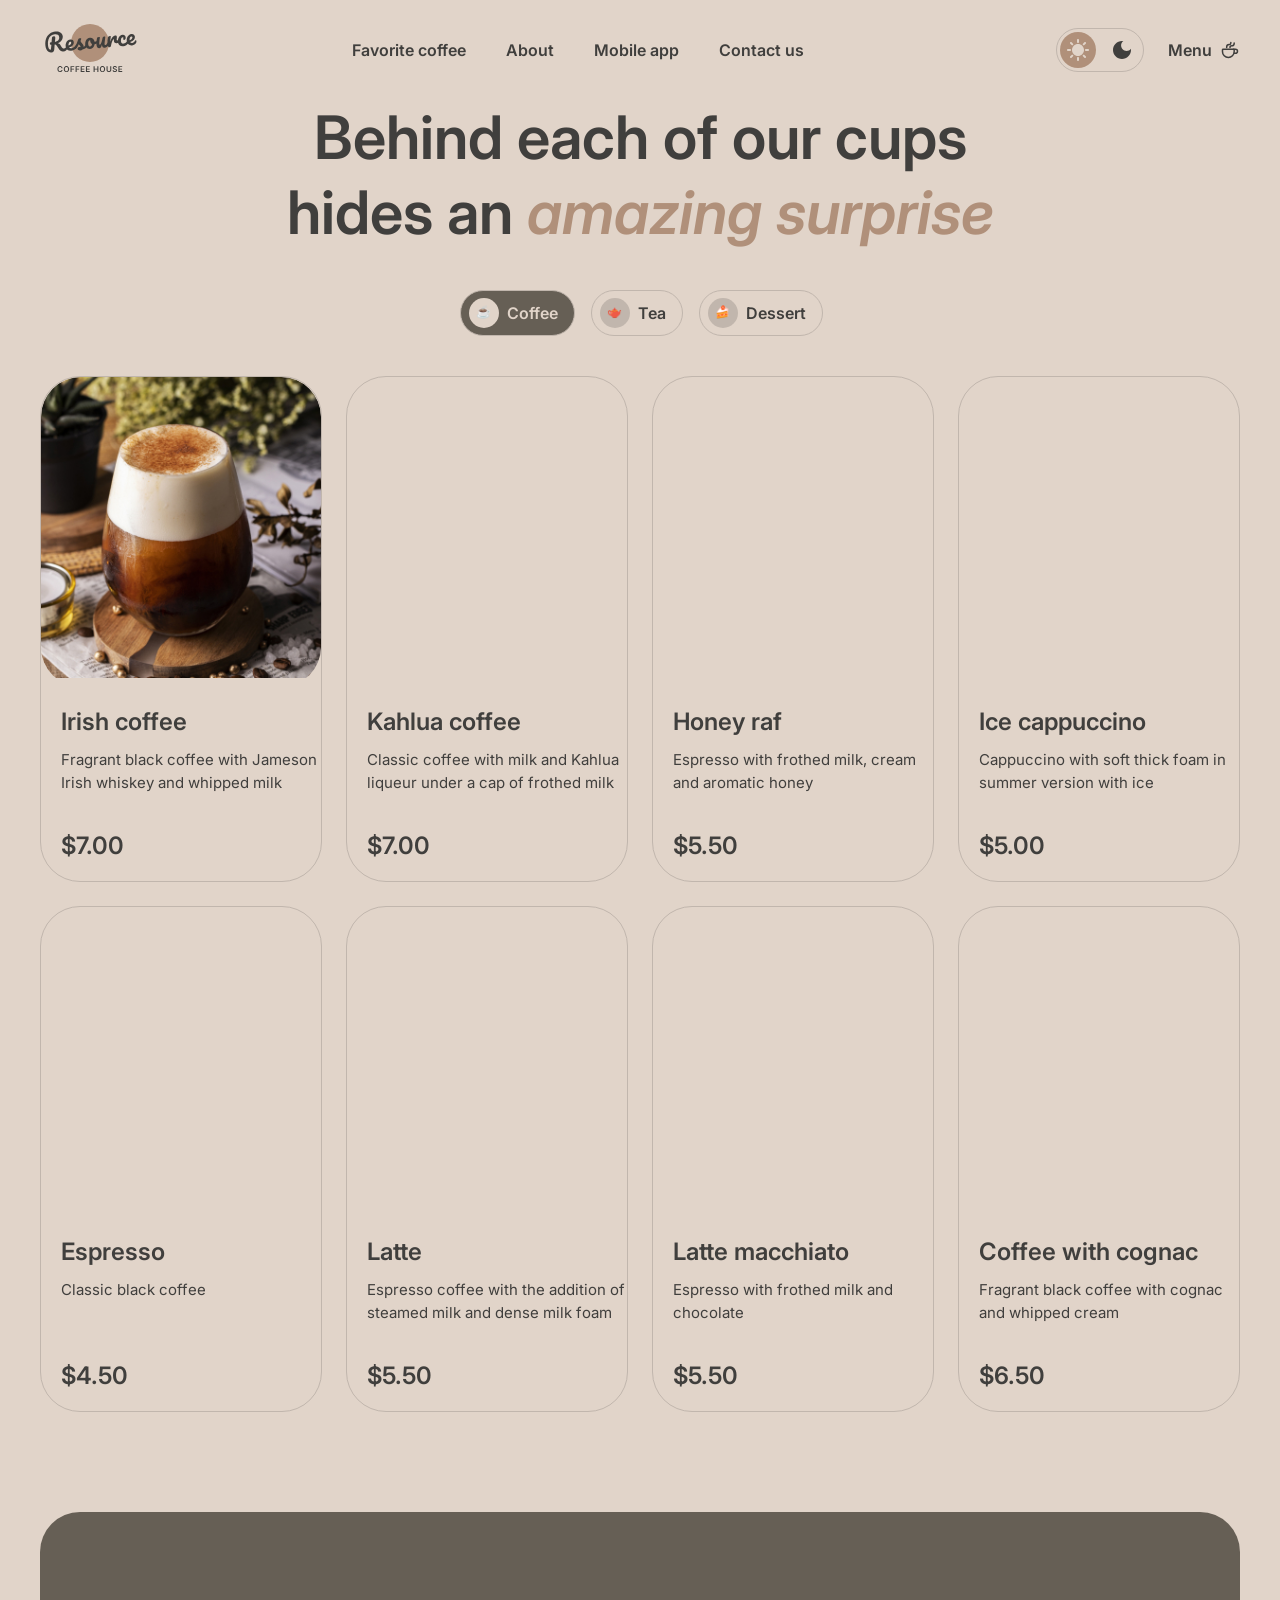
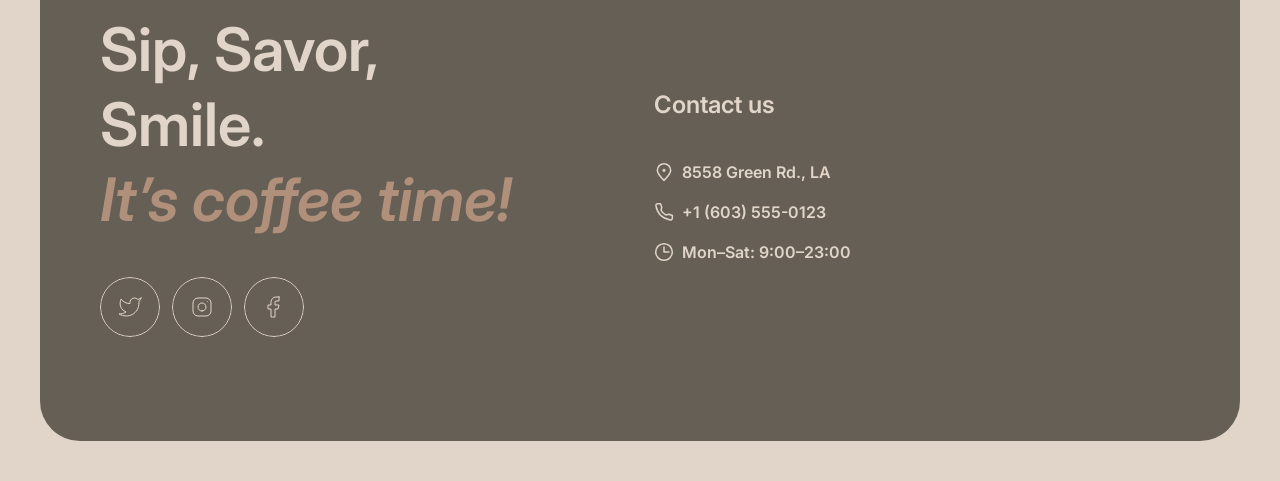
<file: menu.html>
<!DOCTYPE html>
<html lang="en">

<head>
    <meta charset="UTF-8">
    <meta name="viewport" content="width=device-width, initial-scale=1.0">
    <link rel="stylesheet" href="./css/style.css">
    <link rel="icon" href="./img/icon/favicon.ico" type="image/x-icon">
    <title>Coffee House - Menu</title>
</head>

<body>
    <header class="header">
        <div class="header__container">

            <div class="header__logo">
                <a href="index.html">
                    <svg width="100" height="60" viewBox="0 0 100 60" fill="none" xmlns="http://www.w3.org/2000/svg">
                        <path
                            d="M69 25C69 35.4934 60.4934 44 50 44C39.5066 44 31 35.4934 31 25C31 14.5066 39.5066 6 50 6C60.4934 6 69 14.5066 69 25Z"
                            fill="#B0907A" />
                        <path
                            d="M95.6784 22.2913C95.8856 22.2732 96.0534 22.3548 96.1817 22.5364C96.326 22.7165 96.4127 22.9739 96.442 23.3086C96.4922 23.8824 96.4 24.3884 96.1652 24.8265C95.7789 25.5509 95.2359 26.1365 94.5362 26.5832C93.8524 27.0285 93.0084 27.295 92.0042 27.3829C90.4741 27.5168 89.2469 27.1664 88.3226 26.3318C87.3969 25.4812 86.8658 24.2749 86.7291 22.7129C86.6329 21.6131 86.7748 20.5727 87.1547 19.5919C87.5333 18.5951 88.1046 17.7822 88.8687 17.1532C89.6487 16.5229 90.5568 16.1623 91.5928 16.0717C92.5173 15.9908 93.2829 16.2049 93.8895 16.714C94.4948 17.2071 94.8386 17.9239 94.9209 18.8643C95.0171 19.9641 94.7016 20.9473 93.9743 21.814C93.2617 22.6633 91.9772 23.4021 90.1208 24.0303C90.5675 24.73 91.2451 25.0401 92.1537 24.9606C92.8072 24.9035 93.3279 24.7053 93.7158 24.3662C94.1197 24.0257 94.5692 23.4725 95.0643 22.7064C95.2346 22.4506 95.4393 22.3122 95.6784 22.2913ZM91.3914 18.4503C90.8016 18.5019 90.3295 18.8885 89.9751 19.6102C89.6365 20.3304 89.5098 21.1767 89.5949 22.149L89.5991 22.1968C90.5199 21.8914 91.2318 21.4918 91.7347 20.9981C92.2376 20.5044 92.4632 19.9626 92.4117 19.3729C92.3852 19.0701 92.2766 18.8386 92.0859 18.6786C91.9098 18.5013 91.6783 18.4252 91.3914 18.4503Z"
                            fill="currentColor" />
                        <path
                            d="M83.2976 28.1446C81.7356 28.2812 80.4779 27.9496 79.5245 27.1496C78.5857 26.3324 78.0529 25.1985 77.926 23.748C77.813 22.457 77.969 21.303 78.394 20.2861C78.819 19.2691 79.4149 18.4621 80.1818 17.865C80.9487 17.2679 81.7784 16.9303 82.671 16.8522C83.5477 16.7755 84.2481 16.9793 84.7723 17.4634C85.311 17.9302 85.6159 18.5701 85.6871 19.383C85.7456 20.0524 85.6437 20.6315 85.3813 21.1202C85.1348 21.6076 84.7725 21.8722 84.2944 21.914C83.9915 21.9405 83.7382 21.8904 83.5344 21.7637C83.3465 21.6356 83.2414 21.444 83.2191 21.189C83.2093 21.0774 83.2141 20.9485 83.2334 20.8022C83.2527 20.656 83.2676 20.5503 83.278 20.4851C83.3367 20.2391 83.357 20.0125 83.3389 19.8052C83.3208 19.598 83.2511 19.4435 83.1297 19.3417C83.0243 19.2385 82.876 19.1953 82.6847 19.212C82.3181 19.2441 81.9901 19.4414 81.7006 19.804C81.4097 20.1507 81.193 20.6113 81.0506 21.1859C80.9081 21.7605 80.8661 22.3826 80.9247 23.052C81.0865 24.901 81.9723 25.755 83.5821 25.6142C84.2356 25.557 84.9181 25.2804 85.6296 24.7845C86.3556 24.2713 87.0469 23.5443 87.7034 22.6035C87.8752 22.3636 88.0806 22.2332 88.3197 22.2123C88.5269 22.1942 88.6946 22.2759 88.8229 22.4574C88.9672 22.6375 89.054 22.8949 89.0832 23.2296C89.1362 23.8353 89.028 24.3427 88.7587 24.7517C88.0904 25.7417 87.2526 26.5378 86.2452 27.1399C85.2524 27.7246 84.2699 28.0595 83.2976 28.1446Z"
                            fill="currentColor" />
                        <path
                            d="M69.548 29.3475C68.9423 29.4005 68.4841 29.1193 68.1733 28.5041C67.8784 27.8874 67.6696 26.8778 67.5469 25.4752C67.3656 23.4031 67.4882 21.4088 67.9148 19.4923C68.0179 19.0175 68.2197 18.6626 68.5203 18.4275C68.8355 18.1751 69.288 18.0231 69.8778 17.9715C70.1965 17.9436 70.4232 17.9639 70.5577 18.0324C70.6921 18.101 70.7692 18.2468 70.7887 18.47C70.811 18.725 70.7416 19.3093 70.5806 20.2228C70.477 20.8743 70.3983 21.4433 70.3445 21.9298C70.2907 22.4164 70.2626 23.0131 70.2602 23.72C70.6663 22.3032 71.1584 21.1359 71.7366 20.218C72.3148 19.3001 72.8987 18.6307 73.4883 18.2097C74.0938 17.7873 74.6595 17.5531 75.1855 17.5071C76.2215 17.4165 76.7849 17.8892 76.8755 18.9252C76.8936 19.1324 76.8658 19.6408 76.7921 20.4503C76.7204 21.099 76.6915 21.503 76.7054 21.6624C76.7542 22.2203 76.9779 22.4818 77.3764 22.4469C77.8227 22.4079 78.3658 22.007 79.0057 21.2444C79.1948 21.019 79.4009 20.8966 79.6241 20.8771C79.8313 20.8589 79.9991 20.9406 80.1274 21.1221C80.2702 21.2863 80.3549 21.5198 80.3814 21.8227C80.433 22.4124 80.314 22.8886 80.0245 23.2512C79.6187 23.7525 79.1275 24.197 78.5511 24.5847C77.9893 24.9551 77.3736 25.1695 76.7042 25.2281C75.8594 25.302 75.1951 25.1433 74.7111 24.752C74.2431 24.3593 73.977 23.7963 73.9129 23.0632C73.892 22.8241 73.895 22.5829 73.9219 22.3396C73.9258 22.018 73.923 21.8015 73.9132 21.6899C73.8909 21.4349 73.7921 21.315 73.6167 21.3304C73.3777 21.3513 73.0826 21.6501 72.7315 22.2269C72.395 22.7864 72.0738 23.5212 71.768 24.4313C71.4621 25.3414 71.2322 26.2931 71.0782 27.2863C70.9684 28.0508 70.8058 28.5789 70.5904 28.8708C70.3896 29.1454 70.0421 29.3043 69.548 29.3475Z"
                            fill="currentColor" />
                        <path
                            d="M59.2452 30.2489C58.5279 30.3116 57.9096 30.0365 57.3902 29.4234C56.8853 28.793 56.5897 27.9837 56.5032 26.9955C56.3986 25.8 56.3828 24.7012 56.4557 23.6991C56.5273 22.6809 56.6975 21.598 56.9665 20.4502C57.0841 19.9581 57.2772 19.5958 57.546 19.3635C57.8148 19.1312 58.26 18.9879 58.8816 18.9335C59.2323 18.9028 59.4762 18.9377 59.6135 19.0381C59.7667 19.1371 59.8531 19.2982 59.8726 19.5214C59.8838 19.6489 59.8337 20.0869 59.7226 20.8354C59.6148 21.4391 59.534 21.9842 59.4802 22.4708C59.3078 24.1723 59.246 25.302 59.2948 25.8598C59.3241 26.1946 59.3849 26.4302 59.4771 26.5666C59.568 26.6872 59.7011 26.7398 59.8764 26.7244C60.1155 26.7035 60.3895 26.4386 60.6983 25.9298C61.023 25.4195 61.3421 24.6608 61.6555 23.6537C61.9849 22.6451 62.2788 21.4148 62.5372 19.9628C62.6229 19.4735 62.7842 19.114 63.0211 18.8845C63.2739 18.6536 63.6633 18.5151 64.1893 18.4691C64.5559 18.4371 64.8151 18.4626 64.967 18.5456C65.1174 18.6128 65.203 18.7659 65.224 19.005C65.2588 19.4035 65.1551 20.5127 64.9128 22.3328C64.645 24.412 64.532 25.6907 64.5739 26.1689C64.6004 26.4718 64.685 26.7053 64.8279 26.8694C64.9693 27.0177 65.1437 27.0827 65.3509 27.0646C65.6697 27.0367 66.0275 26.8127 66.4244 26.3925C66.8358 25.955 67.3698 25.2658 68.0263 24.325C68.198 24.0851 68.4035 23.9547 68.6425 23.9338C68.8498 23.9157 69.0175 23.9974 69.1458 24.1789C69.2901 24.359 69.3768 24.6164 69.4061 24.9511C69.4619 25.5887 69.3537 26.096 69.0815 26.4732C68.4701 27.3779 67.7896 28.1361 67.04 28.7478C66.3064 29.358 65.4375 29.7071 64.4334 29.795C63.6683 29.8619 63.0766 29.6165 62.6585 29.0588C62.2562 28.4998 62.0084 27.6863 61.9149 26.6184C61.7388 27.7259 61.4055 28.5983 60.9152 29.2355C60.4235 29.8567 59.8668 30.1945 59.2452 30.2489Z"
                            fill="currentColor" />
                        <path
                            d="M57.5606 22.8797C57.7678 22.8616 57.9362 22.9512 58.0659 23.1487C58.1956 23.3461 58.2744 23.6042 58.3023 23.923C58.3692 24.6881 58.1779 25.1626 57.7282 25.3465C56.8011 25.7649 55.7659 26.0482 54.6225 26.1964C54.4367 27.5618 53.9332 28.69 53.1117 29.5809C52.2888 30.456 51.3115 30.943 50.1799 31.042C49.2235 31.1257 48.3824 30.9664 47.6566 30.5641C46.9467 30.1605 46.383 29.5914 45.9654 28.857C45.5478 28.1226 45.3 27.3091 45.2219 26.4165C45.1159 25.2052 45.2529 24.1091 45.6328 23.1282C46.0114 22.1314 46.5841 21.3345 47.351 20.7374C48.1165 20.1243 48.9933 19.7746 49.9816 19.6881C51.1929 19.5821 52.2022 19.9194 53.0093 20.7001C53.8309 21.4634 54.3592 22.4531 54.5941 23.6692C55.339 23.5559 56.2177 23.3184 57.23 22.9568C57.3547 22.9138 57.4649 22.8881 57.5606 22.8797ZM50.1494 28.491C50.6595 28.4463 51.0797 28.2008 51.41 27.7543C51.7563 27.3064 51.959 26.6864 52.0182 25.8942C51.4948 25.6027 51.0739 25.1979 50.7555 24.6796C50.4531 24.16 50.2754 23.5974 50.2224 22.9917C50.2001 22.7367 50.2017 22.4795 50.2272 22.2203L50.1076 22.2308C49.4701 22.2866 48.9633 22.6441 48.5873 23.3034C48.2259 23.9453 48.094 24.8242 48.1916 25.9399C48.2683 26.8165 48.4942 27.4713 48.8694 27.9043C49.2605 28.3358 49.6872 28.5314 50.1494 28.491Z"
                            fill="currentColor" />
                        <path
                            d="M40.3093 32.4356C39.4805 32.5081 38.8262 32.3726 38.3464 32.0291C37.8826 31.6842 37.6298 31.2727 37.5879 30.7945C37.5517 30.3801 37.6717 30.0082 37.9481 29.6789C38.2244 29.3495 38.6575 29.1591 39.2472 29.1075C39.4544 29.0893 39.6956 29.0923 39.9708 29.1164C40.2604 29.1232 40.4777 29.1283 40.6226 29.1317C40.5704 28.7187 40.4406 28.3365 40.2332 27.9853C40.0417 27.6326 39.8038 27.3001 39.5195 26.9877C39.2338 26.6593 38.9682 26.3774 38.7228 26.1419C38.3109 27.1255 37.8851 27.9498 37.4454 28.6146C37.0216 29.2781 36.5472 29.9139 36.0222 30.5219C35.7604 30.8339 35.4701 31.0039 35.1513 31.0318C34.8963 31.0541 34.6814 30.9845 34.5067 30.8232C34.3306 30.6458 34.2307 30.4217 34.207 30.1507C34.1791 29.8319 34.2648 29.5273 34.4643 29.2368L34.7416 28.8271C35.5235 27.6665 36.1068 26.7161 36.4918 25.9757C36.7223 25.4898 36.9874 24.8482 37.2871 24.0511C37.5853 23.238 37.8735 22.4017 38.1517 21.5422C38.3932 20.8143 38.9921 20.4086 39.9484 20.3249C40.3947 20.2859 40.709 20.2985 40.8913 20.3629C41.0736 20.4273 41.1725 20.5471 41.1878 20.7224C41.1962 20.8181 41.1775 20.9723 41.1319 21.1851C41.0863 21.3978 41.0167 21.6127 40.9233 21.8297C40.6866 22.4286 40.5857 22.9273 40.6205 23.3258C40.6415 23.5649 40.7442 23.8209 40.9286 24.0938C41.1291 24.3654 41.4235 24.701 41.8118 25.1007C42.3804 25.7255 42.8131 26.2659 43.11 26.7217C43.4214 27.1603 43.6015 27.6585 43.6503 28.2163C43.6642 28.3757 43.6678 28.6003 43.6611 28.89C44.4156 28.5188 45.2617 27.6337 46.1993 26.2346C46.371 25.9947 46.5765 25.8643 46.8155 25.8434C47.0227 25.8253 47.1905 25.907 47.3188 26.0885C47.4631 26.2686 47.5498 26.526 47.5791 26.8607C47.6321 27.4664 47.5239 27.9738 47.2545 28.3828C46.544 29.4408 45.8382 30.1851 45.1371 30.6159C44.4505 31.0293 43.5747 31.2986 42.5095 31.424C41.9194 32.0217 41.186 32.3589 40.3093 32.4356Z"
                            fill="currentColor" />
                        <path
                            d="M36.6171 26.7357C36.8243 26.7176 36.9921 26.7993 37.1204 26.9808C37.2646 27.1609 37.3514 27.4183 37.3807 27.753C37.4365 28.3906 37.3283 28.898 37.0561 29.2751C36.5291 30.044 35.7502 30.7787 34.7193 31.4792C33.7044 32.1783 32.5833 32.5815 31.3559 32.6889C29.6823 32.8353 28.3436 32.4947 27.3396 31.6671C26.3356 30.8394 25.7646 29.6366 25.6266 28.0586C25.5304 26.9588 25.6722 25.9185 26.0522 24.9377C26.4308 23.9409 27.0021 23.128 27.7662 22.499C28.5462 21.8686 29.4542 21.5081 30.4903 21.4175C31.4147 21.3366 32.1803 21.5507 32.787 22.0597C33.3923 22.5529 33.7361 23.2696 33.8183 24.21C33.9145 25.3098 33.599 26.2931 32.8718 27.1598C32.1591 28.0091 30.8826 28.7472 29.0422 29.3739C29.5048 30.0723 30.294 30.3726 31.4098 30.275C32.127 30.2123 32.9183 29.8941 33.7836 29.3205C34.6634 28.7296 35.4025 27.9984 36.0009 27.1269C36.1726 26.887 36.378 26.7566 36.6171 26.7357ZM30.2888 23.7961C29.6991 23.8477 29.227 24.2343 28.8725 24.9559C28.534 25.6762 28.4073 26.5224 28.4923 27.4947L28.4965 27.5425C29.4174 27.2371 30.1293 26.8376 30.6322 26.3438C31.1351 25.8501 31.3607 25.3084 31.3091 24.7187C31.2826 24.4158 31.174 24.1844 30.9834 24.0244C30.8072 23.8471 30.5757 23.771 30.2888 23.7961Z"
                            fill="currentColor" />
                        <path
                            d="M27.6906 27.5167C27.8978 27.4986 28.0656 27.5802 28.1939 27.7618C28.3382 27.9419 28.4249 28.1993 28.4542 28.534C28.5086 29.1556 28.4004 29.663 28.1296 30.0561C27.4454 31.0475 26.7351 31.8324 25.9987 32.4108C25.261 32.9732 24.3581 33.3011 23.2902 33.3946C22.2541 33.4852 21.3451 33.2837 20.5631 32.79C19.797 32.2948 19.028 31.3985 18.256 30.1008C17.6351 29.063 17.151 28.3023 16.8035 27.8187C16.4547 27.3192 16.119 26.9711 15.7967 26.7745C15.4903 26.5764 15.1198 26.4723 14.6852 26.4622C14.6508 26.8025 14.5595 27.8705 14.4114 29.6662C14.3537 30.4743 14.3165 30.9675 14.3 31.1456C14.2256 32.1318 13.9724 32.9088 13.5402 33.4767C13.1067 34.0285 12.4038 34.347 11.4315 34.4321C10.3636 34.5255 9.38799 34.2977 8.50477 33.7486C7.63609 33.1821 6.9298 32.3605 6.38589 31.2839C5.84059 30.1912 5.50518 28.9276 5.37968 27.4931C5.1454 24.8154 5.40544 22.4637 6.15978 20.4383C6.93006 18.4114 8.10738 16.8148 9.69174 15.6482C11.2906 14.4644 13.1899 13.7762 15.3895 13.5838C16.9196 13.4499 18.223 13.5688 19.2994 13.9404C20.3759 14.312 21.1968 14.8826 21.762 15.6523C22.3432 16.4205 22.6784 17.3147 22.7676 18.3348C22.8457 19.2274 22.7073 20.1229 22.3522 21.0212C22.0117 21.9023 21.4476 22.7065 20.66 23.4339C19.8724 24.1613 18.8869 24.7374 17.7034 25.1622C18.4866 25.3024 19.1057 25.5856 19.5605 26.0115C20.0154 26.4375 20.4891 27.0787 20.9816 27.935C21.5115 28.8523 22.0112 29.5153 22.4806 29.9239C22.966 30.3312 23.4955 30.5097 24.0693 30.4595C24.5794 30.4149 25.0509 30.205 25.4838 29.8298C25.9154 29.4387 26.4456 28.7981 27.0744 27.9079C27.2461 27.668 27.4515 27.5376 27.6906 27.5167ZM11.3837 26.7269C10.8418 26.7743 10.4561 26.6796 10.2266 26.4427C10.013 26.2044 9.89225 25.9259 9.86436 25.6071C9.8309 25.2245 9.92394 24.9112 10.1435 24.6672C10.379 24.4217 10.6562 24.285 10.9749 24.2572L11.5727 24.2049C11.691 22.6205 11.8123 21.2527 11.9364 20.1015C12.053 19.0474 12.6771 18.4708 13.8088 18.3718C14.7173 18.2923 15.2071 18.659 15.2782 19.4719C15.2936 19.6472 15.2975 19.7834 15.2899 19.8804L14.9199 23.912C15.7764 23.7889 16.5393 23.5134 17.2085 23.0854C17.8937 22.656 18.4149 22.0965 18.7722 21.4067C19.1454 20.7156 19.2957 19.9556 19.2232 19.1267C19.1353 18.1226 18.7236 17.3636 17.988 16.8497C17.2524 16.3359 16.2232 16.1368 14.9002 16.2526C13.3382 16.3892 12.0016 16.8997 10.8904 17.7839C9.79381 18.6508 8.98568 19.8779 8.46605 21.4652C7.94503 23.0366 7.78003 24.9141 7.97108 27.0978C8.06033 28.1179 8.24063 28.9855 8.51198 29.7005C8.78334 30.4156 9.08648 30.9432 9.42139 31.2833C9.75631 31.6234 10.0592 31.7816 10.3302 31.7579C10.5374 31.7398 10.6957 31.6215 10.8051 31.4031C10.9304 31.1834 11.0127 30.8389 11.052 30.3697L11.3837 26.7269Z"
                            fill="currentColor" />
                        <path
                            d="M78.4033 54V48.1818H82.1874V49.0653H79.4573V50.6449H81.9914V51.5284H79.4573V53.1165H82.2101V54H78.4033Z"
                            fill="currentColor" />
                        <path
                            d="M75.9698 49.7813C75.9433 49.5332 75.8316 49.34 75.6346 49.2017C75.4395 49.0635 75.1857 48.9943 74.8732 48.9943C74.6535 48.9943 74.4651 49.0275 74.3079 49.0938C74.1507 49.1601 74.0304 49.25 73.9471 49.3637C73.8638 49.4773 73.8211 49.607 73.8192 49.7529C73.8192 49.8741 73.8467 49.9792 73.9016 50.0682C73.9585 50.1572 74.0352 50.233 74.1317 50.2955C74.2283 50.3561 74.3353 50.4072 74.4528 50.4489C74.5702 50.4906 74.6886 50.5256 74.8079 50.554L75.3533 50.6904C75.573 50.7415 75.7842 50.8106 75.9869 50.8977C76.1914 50.9849 76.3742 51.0947 76.5352 51.2273C76.698 51.3599 76.8268 51.5199 76.9215 51.7074C77.0162 51.8949 77.0636 52.1146 77.0636 52.3665C77.0636 52.7074 76.9764 53.0076 76.8022 53.2671C76.628 53.5246 76.3761 53.7263 76.0465 53.8722C75.7189 54.0161 75.3221 54.0881 74.8562 54.0881C74.4035 54.0881 74.0105 54.018 73.6772 53.8779C73.3458 53.7377 73.0863 53.5332 72.8988 53.2642C72.7132 52.9953 72.6128 52.6676 72.5977 52.2813H73.6346C73.6497 52.4839 73.7122 52.6525 73.8221 52.787C73.9319 52.9214 74.0749 53.0218 74.2511 53.0881C74.4291 53.1544 74.628 53.1875 74.8477 53.1875C75.0768 53.1875 75.2776 53.1534 75.4499 53.0852C75.6242 53.0152 75.7605 52.9186 75.859 52.7955C75.9575 52.6705 76.0077 52.5246 76.0096 52.358C76.0077 52.2065 75.9632 52.0815 75.8761 51.983C75.7889 51.8826 75.6668 51.7993 75.5096 51.733C75.3543 51.6648 75.1725 51.6042 74.9641 51.5512L74.3022 51.3807C73.823 51.2576 73.4442 51.071 73.1658 50.821C72.8893 50.5692 72.7511 50.2349 72.7511 49.8182C72.7511 49.4754 72.8439 49.1752 73.0295 48.9176C73.217 48.6601 73.4717 48.4602 73.7937 48.3182C74.1156 48.1743 74.4802 48.1023 74.8874 48.1023C75.3003 48.1023 75.6621 48.1743 75.9727 48.3182C76.2852 48.4602 76.5304 48.6582 76.7085 48.912C76.8865 49.1638 76.9783 49.4536 76.984 49.7813H75.9698Z"
                            fill="currentColor" />
                        <path
                            d="M70.2086 48.1818H71.2626V51.983C71.2626 52.3996 71.1641 52.7661 70.9672 53.0824C70.7721 53.3987 70.4975 53.6458 70.1433 53.8239C69.7891 54 69.3753 54.0881 68.9018 54.0881C68.4264 54.0881 68.0117 54 67.6575 53.8239C67.3033 53.6458 67.0287 53.3987 66.8336 53.0824C66.6386 52.7661 66.541 52.3996 66.541 51.983V48.1818H67.595V51.8949C67.595 52.1373 67.648 52.3532 67.7541 52.5426C67.862 52.732 68.0136 52.8807 68.2086 52.9886C68.4037 53.0947 68.6348 53.1477 68.9018 53.1477C69.1689 53.1477 69.3999 53.0947 69.595 52.9886C69.792 52.8807 69.9435 52.732 70.0495 52.5426C70.1556 52.3532 70.2086 52.1373 70.2086 51.8949V48.1818Z"
                            fill="currentColor" />
                        <path
                            d="M65.1444 51.0909C65.1444 51.7178 65.027 52.2548 64.7922 52.7017C64.5592 53.1468 64.241 53.4877 63.8376 53.7245C63.4361 53.9612 62.9806 54.0796 62.4711 54.0796C61.9617 54.0796 61.5052 53.9612 61.1018 53.7245C60.7003 53.4858 60.3821 53.144 60.1473 52.6989C59.9143 52.2519 59.7979 51.7159 59.7979 51.0909C59.7979 50.464 59.9143 49.9281 60.1473 49.483C60.3821 49.036 60.7003 48.6942 61.1018 48.4574C61.5052 48.2207 61.9617 48.1023 62.4711 48.1023C62.9806 48.1023 63.4361 48.2207 63.8376 48.4574C64.241 48.6942 64.5592 49.036 64.7922 49.483C65.027 49.9281 65.1444 50.464 65.1444 51.0909ZM64.0848 51.0909C64.0848 50.6496 64.0157 50.2775 63.8774 49.9745C63.741 49.6695 63.5516 49.4394 63.3092 49.2841C63.0668 49.1269 62.7874 49.0483 62.4711 49.0483C62.1549 49.0483 61.8755 49.1269 61.6331 49.2841C61.3907 49.4394 61.2003 49.6695 61.0621 49.9745C60.9257 50.2775 60.8575 50.6496 60.8575 51.0909C60.8575 51.5322 60.9257 51.9053 61.0621 52.2102C61.2003 52.5133 61.3907 52.7434 61.6331 52.9006C61.8755 53.0559 62.1549 53.1335 62.4711 53.1335C62.7874 53.1335 63.0668 53.0559 63.3092 52.9006C63.5516 52.7434 63.741 52.5133 63.8774 52.2102C64.0157 51.9053 64.0848 51.5322 64.0848 51.0909Z"
                            fill="currentColor" />
                        <path
                            d="M53.5918 54V48.1818H54.6458V50.6449H57.3418V48.1818H58.3986V54H57.3418V51.5284H54.6458V54H53.5918Z"
                            fill="currentColor" />
                        <path
                            d="M45.9482 54V48.1818H49.7323V49.0653H47.0022V50.6449H49.5363V51.5284H47.0022V53.1165H49.7551V54H45.9482Z"
                            fill="currentColor" />
                        <path
                            d="M40.6895 54V48.1818H44.4735V49.0653H41.7434V50.6449H44.2775V51.5284H41.7434V53.1165H44.4963V54H40.6895Z"
                            fill="currentColor" />
                        <path
                            d="M35.6016 54V48.1818H39.3288V49.0653H36.6555V50.6449H39.0732V51.5284H36.6555V54H35.6016Z"
                            fill="currentColor" />
                        <path
                            d="M30.5137 54V48.1818H34.2409V49.0653H31.5676V50.6449H33.9853V51.5284H31.5676V54H30.5137Z"
                            fill="currentColor" />
                        <path
                            d="M29.1181 51.0909C29.1181 51.7178 29.0007 52.2548 28.7658 52.7017C28.5328 53.1468 28.2147 53.4877 27.8113 53.7245C27.4097 53.9612 26.9542 54.0796 26.4448 54.0796C25.9353 54.0796 25.4789 53.9612 25.0755 53.7245C24.6739 53.4858 24.3558 53.144 24.1209 52.6989C23.888 52.2519 23.7715 51.7159 23.7715 51.0909C23.7715 50.464 23.888 49.9281 24.1209 49.483C24.3558 49.036 24.6739 48.6942 25.0755 48.4574C25.4789 48.2207 25.9353 48.1023 26.4448 48.1023C26.9542 48.1023 27.4097 48.2207 27.8113 48.4574C28.2147 48.6942 28.5328 49.036 28.7658 49.483C29.0007 49.9281 29.1181 50.464 29.1181 51.0909ZM28.0584 51.0909C28.0584 50.6496 27.9893 50.2775 27.851 49.9745C27.7147 49.6695 27.5253 49.4394 27.2828 49.2841C27.0404 49.1269 26.7611 49.0483 26.4448 49.0483C26.1285 49.0483 25.8491 49.1269 25.6067 49.2841C25.3643 49.4394 25.1739 49.6695 25.0357 49.9745C24.8993 50.2775 24.8311 50.6496 24.8311 51.0909C24.8311 51.5322 24.8993 51.9053 25.0357 52.2102C25.1739 52.5133 25.3643 52.7434 25.6067 52.9006C25.8491 53.0559 26.1285 53.1335 26.4448 53.1335C26.7611 53.1335 27.0404 53.0559 27.2828 52.9006C27.5253 52.7434 27.7147 52.5133 27.851 52.2102C27.9893 51.9053 28.0584 51.5322 28.0584 51.0909Z"
                            fill="currentColor" />
                        <path
                            d="M22.5536 50.1449H21.4911C21.4608 49.9707 21.4049 49.8163 21.3235 49.6818C21.2421 49.5455 21.1407 49.4299 21.0195 49.3352C20.8983 49.2406 20.7601 49.1695 20.6048 49.1222C20.4513 49.0729 20.2856 49.0483 20.1076 49.0483C19.7913 49.0483 19.511 49.1279 19.2667 49.287C19.0224 49.4442 18.8311 49.6752 18.6928 49.9801C18.5546 50.2832 18.4854 50.6534 18.4854 51.0909C18.4854 51.536 18.5546 51.911 18.6928 52.2159C18.833 52.519 19.0243 52.7481 19.2667 52.9034C19.511 53.0568 19.7904 53.1335 20.1048 53.1335C20.279 53.1335 20.4419 53.1108 20.5934 53.0654C20.7468 53.018 20.8841 52.9489 21.0053 52.858C21.1284 52.7671 21.2317 52.6553 21.315 52.5227C21.4002 52.3902 21.4589 52.2387 21.4911 52.0682L22.5536 52.0739C22.5138 52.3504 22.4277 52.6099 22.2951 52.8523C22.1644 53.0947 21.993 53.3087 21.7809 53.4943C21.5688 53.6781 21.3207 53.822 21.0366 53.9262C20.7525 54.0284 20.4371 54.0796 20.0906 54.0796C19.5792 54.0796 19.1228 53.9612 18.7212 53.7245C18.3197 53.4877 18.0034 53.1459 17.7724 52.6989C17.5413 52.2519 17.4258 51.7159 17.4258 51.0909C17.4258 50.464 17.5423 49.9281 17.7752 49.483C18.0082 49.036 18.3254 48.6942 18.7269 48.4574C19.1284 48.2207 19.583 48.1023 20.0906 48.1023C20.4144 48.1023 20.7156 48.1477 20.994 48.2387C21.2724 48.3296 21.5205 48.4631 21.7383 48.6392C21.9561 48.8135 22.1351 49.0275 22.2752 49.2813C22.4173 49.5332 22.5101 49.821 22.5536 50.1449Z"
                            fill="currentColor" />
                    </svg>
                </a>
            </div>

            <nav class="header__nav">
                <ul class="header__nav-list">
                    <li><a href="index.html#slider">Favorite coffee</a></li>
                    <li><a href="index.html#about">About</a></li>
                    <li><a href="index.html#app">Mobile app</a></li>
                    <li><a href="#footer">Contact us</a></li>
                    <li>
                        <div class="header__menu-mobile">
                            <a href="menu.html">Menu</a>
                            <svg width="40" height="40" viewBox="0 0 40 40" fill="none"
                                xmlns="http://www.w3.org/2000/svg">
                                <path
                                    d="M28.334 18.9333V25C28.334 30.5228 23.8568 35 18.334 35H15.0007C9.4778 35 5.00065 30.5228 5.00065 25V18.9333C5.00065 18.602 5.26928 18.3333 5.60065 18.3333H27.734C28.0654 18.3333 28.334 18.602 28.334 18.9333Z"
                                    stroke="currentColor" stroke-width="2" stroke-linecap="round"
                                    stroke-linejoin="round" />
                                <path
                                    d="M20.0007 15C20.0007 13.3334 21.1911 11.6667 23.5721 11.6667C24.0926 11.6667 24.7143 11.6667 25.334 11.6667C26.9909 11.6667 28.334 10.3236 28.334 8.66671V5.83337"
                                    stroke="currentColor" stroke-width="2" stroke-linecap="round"
                                    stroke-linejoin="round" />
                                <path
                                    d="M13.3327 15V12.1667C13.3327 10.5098 14.6758 9.16667 16.3327 9.16667H19.666C20.7706 9.16667 21.666 8.27124 21.666 7.16667V5"
                                    stroke="currentColor" stroke-width="2" stroke-linecap="round"
                                    stroke-linejoin="round" />
                                <path
                                    d="M26.666 18.3334H30.8327C33.1339 18.3334 34.9993 20.1989 34.9993 22.5C34.9993 24.8012 33.1339 26.6667 30.8327 26.6667H28.3327"
                                    stroke="currentColor" stroke-width="2" stroke-linecap="round"
                                    stroke-linejoin="round" />
                            </svg>

                        </div>
                    </li>
                </ul>
            </nav>

            <div class="header__theme">
                <div class="header__theme-switch">

                    <div class="switch-btn active" id="light">
                        <svg width="22" height="22" viewBox="0 0 22 22" fill="none" xmlns="http://www.w3.org/2000/svg">
                            <path
                                d="M10 3V1C10 0.45 10.45 0 11 0C11.55 0 12 0.45 12 1V3C12 3.55 11.55 4 11 4C10.45 4 10 3.55 10 3ZM17.36 6.05L18.77 4.63C19.16 4.24 19.16 3.61 18.77 3.22C18.38 2.83 17.75 2.83 17.36 3.22L15.95 4.64C15.56 5.03 15.56 5.66 15.95 6.05C16.34 6.44 16.97 6.44 17.36 6.05ZM21 10H19C18.45 10 18 10.45 18 11C18 11.55 18.45 12 19 12H21C21.55 12 22 11.55 22 11C22 10.45 21.55 10 21 10ZM11 18C10.45 18 10 18.45 10 19V21C10 21.55 10.45 22 11 22C11.55 22 12 21.55 12 21V19C12 18.45 11.55 18 11 18ZM4.64 6.05L3.22 4.64C2.83 4.25 2.83 3.61 3.22 3.23C3.61 2.85 4.25 2.84 4.63 3.23L6.04 4.64C6.43 5.03 6.43 5.67 6.04 6.05C5.65 6.43 5.02 6.44 4.64 6.05ZM15.95 15.95C15.56 16.34 15.56 16.98 15.95 17.36L17.36 18.77C17.75 19.16 18.39 19.16 18.77 18.77C19.16 18.38 19.16 17.74 18.77 17.36L17.36 15.95C16.98 15.56 16.34 15.56 15.95 15.95ZM1 12H3C3.55 12 4 11.55 4 11C4 10.45 3.55 10 3 10H1C0.45 10 0 10.45 0 11C0 11.55 0.45 12 1 12ZM4.64 18.78L6.05 17.37C6.44 16.98 6.44 16.34 6.05 15.96C5.66 15.58 5.02 15.57 4.64 15.96L3.23 17.37C2.84 17.76 2.84 18.4 3.23 18.78C3.61 19.17 4.25 19.17 4.64 18.78ZM11 5C7.69 5 5 7.69 5 11C5 14.31 7.69 17 11 17C14.31 17 17 14.31 17 11C17 7.69 14.31 5 11 5Z"
                                fill="currentColor" />
                        </svg>
                    </div>
                    <div class="switch-btn" id="dark">
                        <svg width="18" height="18" viewBox="0 0 18 18" fill="none" xmlns="http://www.w3.org/2000/svg">
                            <path
                                d="M9 0C4.03 0 0 4.03 0 9C0 13.97 4.03 18 9 18C13.97 18 18 13.97 18 9C18 8.54 17.96 8.08 17.9 7.64C16.92 9.01 15.32 9.9 13.5 9.9C10.52 9.9 8.1 7.48 8.1 4.5C8.1 2.69 8.99 1.08 10.36 0.0999999C9.92 0.0399999 9.46 0 9 0Z"
                                fill="currentColor" />
                        </svg>
                    </div>
                </div>
                <div class="header__menu">
                    <a href="menu.html">Menu</a>
                    <svg width="20" height="20" viewBox="0 0 20 20" fill="none" xmlns="http://www.w3.org/2000/svg">
                        <path
                            d="M14.166 9.76667V11.6667C14.166 14.8883 11.5543 17.5 8.33268 17.5C5.11102 17.5 2.49935 14.8883 2.49935 11.6667V9.76667C2.49935 9.4353 2.76798 9.16667 3.09935 9.16667H13.566C13.8974 9.16667 14.166 9.4353 14.166 9.76667Z"
                            stroke="currentColor" stroke-width="1.5" stroke-linecap="round" stroke-linejoin="round" />
                        <path
                            d="M9.99935 7.50002C9.99935 6.66669 10.5946 5.83335 11.7851 5.83335C13.1 5.83335 14.166 4.76737 14.166 3.4524V2.91669"
                            stroke="currentColor" stroke-width="1.5" stroke-linecap="round" stroke-linejoin="round" />
                        <path
                            d="M6.66732 7.5V7.08333C6.66732 5.70262 7.78661 4.58333 9.16732 4.58333C10.0878 4.58333 10.834 3.83714 10.834 2.91667V2.5"
                            stroke="currentColor" stroke-width="1.5" stroke-linecap="round" stroke-linejoin="round" />
                        <path
                            d="M13.334 9.16669H15.4173C16.5679 9.16669 17.5007 10.0994 17.5007 11.25C17.5007 12.4006 16.5679 13.3334 15.4173 13.3334H14.1673"
                            stroke="currentColor" stroke-width="1.5" stroke-linecap="round" stroke-linejoin="round" />
                    </svg>
                </div>
                <button class="header__burger" aria-label="Open menu">
                    <span></span>
                    <span></span>
                </button>
            </div>
        </div>
    </header>

    <section class="cards">
        <div class="container">
            <h1 class="cards__title">Behind each of our cups hides an <span>amazing surprise</span></h1>
            <div class="cards__tabs">
                <div class="cards__tabs-wrapp active" data-category="coffee">
                    <div class="emoji">&#9749;</div>
                    <div class="tabs-text">Coffee</div>
                </div>
                <div class="cards__tabs-wrapp" data-category="tea">
                    <div class="emoji">&#129750;</div>
                    <div class="tabs-text">Tea</div>
                </div>
                <div class="cards__tabs-wrapp" data-category="dessert">
                    <div class="emoji">&#127856;</div>
                    <div class="tabs-text">Dessert</div>
                </div>
            </div>
            <div class="spinner"></div>
            <div class="cards__content">
                
            </div>
            <div class="load-more">
                <svg width="60" height="60" viewBox="0 0 60 60" fill="none" xmlns="http://www.w3.org/2000/svg">
                    <rect x="0.5" y="0.5" width="59" height="59" rx="29.5" stroke="currentColor" />
                    <path
                        d="M39.8883 31.5C39.1645 36.3113 35.013 40 30 40C24.4772 40 20 35.5228 20 30C20 24.4772 24.4772 20 30 20C34.1006 20 37.6248 22.4682 39.1679 26"
                        stroke="currentColor" stroke-linecap="round" stroke-linejoin="round" />
                    <path d="M35 26H39.4C39.7314 26 40 25.7314 40 25.4V21" stroke="currentColor" stroke-linecap="round"
                        stroke-linejoin="round" />
                </svg>
            </div>
        </div>
    </section>

    <footer id="footer" class="footer">
        <div class="footer__container">
            <div class="footer__wrapp">
                <div class="footer__title">Sip, Savor, Smile.<br><span>It’s coffee time!</span></div>
                <div class="footer__icons">
                    <a href="https://x.com/" target="_blank" rel="noopener noreferrer" aria-label="Twitter">
                        <svg width="60" height="60" viewBox="0 0 60 60" fill="none" xmlns="http://www.w3.org/2000/svg">
                            <rect x="0.5" y="0.5" width="59" height="59" rx="29.5" stroke="currentColor" />
                            <path
                                d="M41 21.0101C41 21.0101 38.9821 22.2022 37.86 22.5401C37.2577 21.8476 36.4573 21.3567 35.567 21.134C34.6767 20.9112 33.7395 20.9673 32.8821 21.2945C32.0247 21.6218 31.2884 22.2045 30.773 22.9638C30.2575 23.7231 29.9877 24.6224 30 25.5401V26.5401C28.2426 26.5856 26.5013 26.1959 24.931 25.4055C23.3607 24.6151 22.0103 23.4487 21 22.0101C21 22.0101 17 31.0101 26 35.0101C23.9405 36.408 21.4872 37.109 19 37.0101C28 42.0101 39 37.0101 39 25.5101C38.9991 25.2315 38.9723 24.9537 38.92 24.6801C39.9406 23.6735 41 21.0101 41 21.0101Z"
                                stroke="currentColor" stroke-linecap="round" stroke-linejoin="round" />
                        </svg>
                    </a>
                    <a href="https://www.instagram.com/" aria-label="Instagram" target="_blank"
                        rel="noopener noreferrer">
                        <svg width="60" height="60" viewBox="0 0 60 60" fill="none" xmlns="http://www.w3.org/2000/svg">
                            <rect x="0.5" y="0.5" width="59" height="59" rx="29.5" stroke="currentColor" />
                            <path
                                d="M30 34C32.2091 34 34 32.2091 34 30C34 27.7909 32.2091 26 30 26C27.7909 26 26 27.7909 26 30C26 32.2091 27.7909 34 30 34Z"
                                stroke="currentColor" stroke-linecap="round" stroke-linejoin="round" />
                            <path
                                d="M21 34V26C21 23.2386 23.2386 21 26 21H34C36.7614 21 39 23.2386 39 26V34C39 36.7614 36.7614 39 34 39H26C23.2386 39 21 36.7614 21 34Z"
                                stroke="currentColor" />
                            <path d="M35.5 24.51L35.51 24.4989" stroke="currentColor" stroke-linecap="round"
                                stroke-linejoin="round" />
                        </svg>
                    </a>
                    <a href="https://www.facebook.com/" aria-label="Facebook" target="_blank"
                        rel="noopener noreferrer"><svg width="60" height="60" viewBox="0 0 60 60" fill="none"
                            xmlns="http://www.w3.org/2000/svg">
                            <rect x="0.5" y="0.5" width="59" height="59" rx="29.5" stroke="currentColor" />
                            <path
                                d="M35 20H32C30.6739 20 29.4021 20.5268 28.4645 21.4645C27.5268 22.4021 27 23.6739 27 25V28H24V32H27V40H31V32H34L35 28H31V25C31 24.7348 31.1054 24.4804 31.2929 24.2929C31.4804 24.1054 31.7348 24 32 24H35V20Z"
                                stroke="currentColor" stroke-linecap="round" stroke-linejoin="round" />
                        </svg></a>
                </div>
            </div>
            <div class="footer__contacts">
                <div class="footer__contacts-title">Contact us</div>
                <div class="footer__contacts-links">
                    <div class="footer__contacts-row">
                        <svg width="20" height="20" viewBox="0 0 20 20" fill="none" xmlns="http://www.w3.org/2000/svg">
                            <path
                                d="M16.6673 8.33317C16.6673 12.0151 10.0007 18.3332 10.0007 18.3332C10.0007 18.3332 3.33398 12.0151 3.33398 8.33317C3.33398 4.65127 6.31875 1.6665 10.0007 1.6665C13.6825 1.6665 16.6673 4.65127 16.6673 8.33317Z"
                                stroke="#E1D4C9" stroke-width="1.5" />
                            <path
                                d="M9.99935 9.16667C10.4596 9.16667 10.8327 8.79357 10.8327 8.33333C10.8327 7.8731 10.4596 7.5 9.99935 7.5C9.53911 7.5 9.16602 7.8731 9.16602 8.33333C9.16602 8.79357 9.53911 9.16667 9.99935 9.16667Z"
                                fill="#E1D4C9" stroke="#E1D4C9" stroke-width="1.5" stroke-linecap="round"
                                stroke-linejoin="round" />
                        </svg>
                        <a href="#" class="footer__link">8558 Green Rd., LA</a>
                    </div>

                    <div class="footer__contacts-row">
                        <svg width="20" height="20" viewBox="0 0 20 20" fill="none" xmlns="http://www.w3.org/2000/svg">
                            <path
                                d="M15.0984 12.2515L11.6665 12.9165C9.34845 11.753 7.91654 10.4165 7.08321 8.33317L7.72483 4.89142L6.51197 1.6665L3.72946 1.6665C2.60191 1.6665 1.71466 2.59945 1.90108 3.71148C2.29888 6.08441 3.37231 10.0389 6.24987 12.9165C9.27338 15.94 13.5661 17.3316 16.1378 17.9286C17.299 18.1982 18.3332 17.2907 18.3332 16.0986L18.3332 13.4842L15.0984 12.2515Z"
                                stroke="#E1D4C9" stroke-width="1.5" stroke-linecap="round" stroke-linejoin="round" />
                        </svg>
                        <a href="tel:+16095550123" class="footer__link">+1 (603) 555-0123</a>
                    </div>
                    <div class="footer__contacts-row">
                        <svg width="20" height="20" viewBox="0 0 20 20" fill="none" xmlns="http://www.w3.org/2000/svg">
                            <g clip-path="url(#clip0_1_16352)">
                                <path d="M10 5L10 10L15 10" stroke="#E1D4C9" stroke-width="1.5" stroke-linecap="round"
                                    stroke-linejoin="round" />
                                <path
                                    d="M9.99935 18.3332C14.6017 18.3332 18.3327 14.6022 18.3327 9.99984C18.3327 5.39746 14.6017 1.6665 9.99935 1.6665C5.39698 1.6665 1.66602 5.39746 1.66602 9.99984C1.66602 14.6022 5.39698 18.3332 9.99935 18.3332Z"
                                    stroke="#E1D4C9" stroke-width="1.5" stroke-linecap="round"
                                    stroke-linejoin="round" />
                            </g>
                            <defs>
                                <clipPath id="clip0_1_16352">
                                    <rect width="20" height="20" fill="white" />
                                </clipPath>
                            </defs>
                        </svg>
                        <p>Mon–Sat: 9:00–23:00</p>
                    </div>
                </div>
            </div>
        </div>
    </footer>

    <div class="modal">
       
    </div>

    <script src="./js/main.js"></script>
    <script src="./js/menu.js"></script>
</body>

</html>
</file>
<file: css/style.css>
@import url("https://fonts.googleapis.com/css2?family=Inter:ital,opsz,wght@0,14..32,100..900;1,14..32,100..900&display=swap");
:root {
  --color-text-primary: #403F3D;
  --color-text-inverse: #E1D4C9;
  --color-text-accent: #B0907A;
  --color-bg-page: #E1D4C9;
  --color-bg-container: #665F55;
  --color-bg-overlay: #403F3D;
  --color-border-primary: #C1B6AD;
  --color-border-inverse: #665F55;
}

[data-theme=dark] {
  --color-text-primary: #E1D4C9;
  --color-text-inverse: #E1D4C9;
  --color-text-accent: #B0907A;
  --color-bg-page: #292826;
  --color-bg-container: #403F3D;
  --color-bg-overlay: #292826;
  --color-border-primary: #665F55;
  --color-border-inverse: #C1B6AD;
}

* {
  -webkit-box-sizing: border-box;
          box-sizing: border-box;
  margin: 0;
  padding: 0;
  font-family: "Inter", sans-serif;
}

html {
  scroll-behavior: smooth;
}

body {
  background-color: var(--color-bg-page);
  -webkit-transition: all 0.5s ease;
  transition: all 0.5s ease;
}

.header {
  display: -webkit-box;
  display: -ms-flexbox;
  display: flex;
  -webkit-box-align: center;
      -ms-flex-align: center;
          align-items: center;
  -webkit-box-pack: center;
      -ms-flex-pack: center;
          justify-content: center;
  height: 60px;
  margin: 20px 0;
}
.header__logo a {
  color: var(--color-text-primary);
}
.header__container {
  display: inherit;
  -webkit-box-align: center;
      -ms-flex-align: center;
          align-items: center;
  -webkit-box-pack: justify;
      -ms-flex-pack: justify;
          justify-content: space-between;
  width: 1360px;
  height: inherit;
}
.header__nav-list {
  display: -webkit-box;
  display: -ms-flexbox;
  display: flex;
  -webkit-box-align: center;
      -ms-flex-align: center;
          align-items: center;
  -webkit-box-pack: center;
      -ms-flex-pack: center;
          justify-content: center;
  list-style-type: none;
  gap: 40px;
}
.header__nav-list a {
  position: relative;
  font-style: normal;
  font-weight: 600;
  font-size: 16px;
  line-height: 150%;
  color: var(--color-text-primary);
  text-decoration: none;
}
.header__nav-list a::after {
  content: "";
  position: absolute;
  bottom: -3px;
  left: 0;
  width: 0;
  height: 2px;
  background-color: var(--color-text-primary);
  -webkit-transition: all 0.3s ease;
  transition: all 0.3s ease;
}
.header__nav-list a:hover::after {
  width: 100%;
}
.header__theme {
  display: -webkit-box;
  display: -ms-flexbox;
  display: flex;
  -webkit-box-pack: justify;
      -ms-flex-pack: justify;
          justify-content: space-between;
  -webkit-box-align: center;
      -ms-flex-align: center;
          align-items: center;
  width: 184px;
  height: 44px;
}
.header__theme-switch {
  position: relative;
  display: -webkit-box;
  display: -ms-flexbox;
  display: flex;
  -webkit-box-orient: horizontal;
  -webkit-box-direction: normal;
      -ms-flex-direction: row;
          flex-direction: row;
  -webkit-box-pack: center;
      -ms-flex-pack: center;
          justify-content: center;
  -webkit-box-align: center;
      -ms-flex-align: center;
          align-items: center;
  padding: 2px;
  gap: 8px;
  width: 88px;
  height: 44px;
  border: 1px solid var(--color-border-primary);
  border-radius: 100px;
}
.header__menu {
  position: relative;
  display: -webkit-box;
  display: -ms-flexbox;
  display: flex;
  -webkit-box-align: center;
      -ms-flex-align: center;
          align-items: center;
  width: 72px;
  height: 28px;
  gap: 8px;
  color: var(--color-text-primary);
}
.header__menu::after {
  content: "";
  position: absolute;
  bottom: 0;
  left: 0;
  width: 0;
  height: 2px;
  background-color: var(--color-text-primary);
  -webkit-transition: all 0.3s ease;
  transition: all 0.3s ease;
}
.header__menu:hover::after {
  width: 100%;
}
.header__menu a {
  font-weight: 600;
  font-size: 16px;
  line-height: 150%;
  color: var(--color-text-primary);
  text-decoration: none;
}
.header__menu-mobile {
  display: none;
  -webkit-box-align: center;
      -ms-flex-align: center;
          align-items: center;
  width: 72px;
  height: 28px;
  gap: 8px;
  color: var(--color-text-primary);
}
.header__burger {
  display: none;
  -webkit-box-orient: vertical;
  -webkit-box-direction: normal;
      -ms-flex-direction: column;
          flex-direction: column;
  -webkit-box-pack: center;
      -ms-flex-pack: center;
          justify-content: center;
  -webkit-box-align: center;
      -ms-flex-align: center;
          align-items: center;
  gap: 8px;
  width: 44px;
  height: 44px;
  background: var(--color-bg-page);
  border: 1px solid var(--color-text-primary);
  border-radius: 100%;
  cursor: pointer;
}
.header__burger span {
  display: block;
  width: 24px;
  height: 2px;
  background: var(--color-text-primary);
  -webkit-transition: -webkit-transform 0.3s ease;
  transition: -webkit-transform 0.3s ease;
  transition: transform 0.3s ease;
  transition: transform 0.3s ease, -webkit-transform 0.3s ease;
}
.header__burger.open span:nth-child(1) {
  -webkit-transform: translateY(5px) rotate(45deg);
          transform: translateY(5px) rotate(45deg);
}
.header__burger.open span:nth-child(2) {
  -webkit-transform: translateY(-5px) rotate(-45deg);
          transform: translateY(-5px) rotate(-45deg);
}

.switch-btn {
  cursor: pointer;
  width: 36px;
  height: 36px;
  display: -webkit-box;
  display: -ms-flexbox;
  display: flex;
  -webkit-box-align: center;
      -ms-flex-align: center;
          align-items: center;
  -webkit-box-pack: center;
      -ms-flex-pack: center;
          justify-content: center;
  border-radius: 100%;
  -webkit-transition: all 0.3s ease;
  transition: all 0.3s ease;
  color: var(--color-text-primary);
}
.switch-btn:not(.active):hover {
  background-color: var(--color-bg-container);
}
.switch-btn.active {
  background-color: var(--color-text-accent);
  color: var(--color-text-inverse);
}
.switch-btn:nth-child(2) {
  color: var(--color-text-primary);
}
.switch-btn:nth-child(2):not(.active):hover {
  background-color: var(--color-border-inverse);
  color: var(--color-text-inverse);
}

.hero {
  margin-bottom: 100px;
}
.hero__container {
  position: relative;
  display: -webkit-box;
  display: -ms-flexbox;
  display: flex;
  -webkit-box-orient: vertical;
  -webkit-box-direction: normal;
      -ms-flex-direction: column;
          flex-direction: column;
  width: 1360px;
  padding: 100px;
  border-radius: 40px;
  margin: 0 auto;
  overflow: hidden;
}
.hero__container::after {
  content: "";
  position: absolute;
  top: 0;
  left: 0;
  background-color: rgba(0, 0, 0, 0.3);
  width: 100%;
  height: 100%;
  z-index: 2;
}
.hero__video {
  position: absolute;
  top: 0;
  left: 0;
  width: 100%;
  height: 100%;
  -o-object-fit: cover;
     object-fit: cover;
  z-index: 1;
}
.hero__title {
  position: relative;
  font-weight: 600;
  font-size: 72px;
  line-height: 105%;
  color: var(--color-text-inverse);
  width: 530px;
  height: 228px;
  margin-bottom: 40px;
  z-index: 3;
}
.hero__title span {
  font-style: italic;
  color: var(--color-text-accent);
}
.hero__descr {
  position: relative;
  width: 530px;
  height: 72px;
  font-weight: 400;
  font-size: 16px;
  line-height: 150%;
  color: var(--color-text-inverse);
  margin-bottom: 40px;
  z-index: 3;
}
.hero__btn {
  position: relative;
  display: -webkit-box;
  display: -ms-flexbox;
  display: flex;
  -webkit-box-align: center;
      -ms-flex-align: center;
          align-items: center;
  -webkit-box-pack: center;
      -ms-flex-pack: center;
          justify-content: center;
  gap: 8px;
  padding: 20px 0;
  padding-left: 25px;
  width: 200px;
  height: 64px;
  -webkit-box-sizing: border-box;
          box-sizing: border-box;
  background: var(--color-bg-page);
  border-radius: 100px;
  color: var(--color-text-primary);
  text-decoration: none;
  overflow: hidden;
  cursor: pointer;
  -webkit-transition: padding-left 0.3s ease-in-out;
  transition: padding-left 0.3s ease-in-out;
  z-index: 3;
}
.hero__btn span {
  font-weight: 600;
  font-size: 16px;
  line-height: 150%;
}
.hero__btn-ico {
  color: var(--color-text-primary);
  -webkit-transform: translateX(95px);
          transform: translateX(95px);
  -webkit-transition: -webkit-transform 0.3s ease-in-out;
  transition: -webkit-transform 0.3s ease-in-out;
  transition: transform 0.3s ease-in-out;
  transition: transform 0.3s ease-in-out, -webkit-transform 0.3s ease-in-out;
}
.hero__btn:hover {
  padding-left: 0;
}
.hero__btn:hover .hero__btn-ico {
  -webkit-transform: translateX(0);
          transform: translateX(0);
}
.hero__btn:active {
  -webkit-filter: brightness(0.9);
          filter: brightness(0.9);
}

.slider {
  margin-bottom: 100px;
}
.slider__container {
  position: relative;
  width: 1360px;
  margin: 0 auto;
  overflow: hidden;
}
.slider__wrapper {
  display: -webkit-box;
  display: -ms-flexbox;
  display: flex;
  -webkit-transition: -webkit-transform 0.55s ease-out;
  transition: -webkit-transform 0.55s ease-out;
  transition: transform 0.55s ease-out;
  transition: transform 0.55s ease-out, -webkit-transform 0.55s ease-out;
  -ms-touch-action: pan-y;
      touch-action: pan-y;
}
.slider__content {
  width: 1360px;
  -ms-flex-negative: 0;
      flex-shrink: 0;
}
.slider__title {
  margin-bottom: 40px;
  font-style: normal;
  font-weight: 600;
  font-size: 60px;
  line-height: 125%;
  text-align: center;
  color: var(--color-text-primary);
}
.slider__title span {
  font-style: italic;
  color: var(--color-text-accent);
}
.slider__img {
  display: -webkit-box;
  display: -ms-flexbox;
  display: flex;
  -webkit-box-align: center;
      -ms-flex-align: center;
          align-items: center;
  -webkit-box-pack: center;
      -ms-flex-pack: center;
          justify-content: center;
  margin-bottom: 20px;
}
.slider__coffee-name {
  margin-bottom: 16px;
  font-style: normal;
  font-weight: 600;
  font-size: 24px;
  line-height: 125%;
  text-align: center;
  color: var(--color-text-primary);
}
.slider__descr {
  width: 480px;
  margin: 0 auto;
  margin-bottom: 16px;
  font-style: normal;
  font-weight: 400;
  font-size: 16px;
  line-height: 150%;
  text-align: center;
  color: var(--color-text-primary);
}
.slider__price {
  font-style: normal;
  font-weight: 600;
  font-size: 24px;
  line-height: 125%;
  text-align: center;
  color: var(--color-text-primary);
  margin-bottom: 40px;
}
.slider__btn {
  cursor: pointer;
  color: var(--color-border-inverse);
  border-radius: 100%;
  -webkit-transition: color 0.3s, background-color 0.3s;
  transition: color 0.3s, background-color 0.3s;
}
.slider__btn svg {
  display: block;
}
.slider__btn:hover {
  background-color: var(--color-bg-container);
  color: var(--color-text-inverse);
}
.slider__btn.btn-prev {
  position: absolute;
  left: 0;
  top: 50%;
}
.slider__btn.btn-next {
  position: absolute;
  right: 0;
  top: 50%;
}
.slider__dots {
  display: -webkit-box;
  display: -ms-flexbox;
  display: flex;
  -webkit-box-pack: center;
      -ms-flex-pack: center;
          justify-content: center;
  gap: 12px;
}
.slider__dots .dot {
  width: 40px;
  height: 4px;
  background: var(--color-border-primary);
  border-radius: 100px;
  cursor: pointer;
  -webkit-transition: all 0.3s ease;
  transition: all 0.3s ease;
}
.slider__dots .dot.active {
  background: var(--color-border-inverse);
}

.about {
  margin-bottom: 100px;
}
.about__title {
  font-style: normal;
  font-weight: 600;
  font-size: 61px;
  line-height: 125%;
  color: var(--color-text-primary);
  text-align: start;
  width: 1360px;
  margin: 0 auto;
  margin-bottom: 40px;
}
.about__title span {
  font-style: italic;
  color: var(--color-text-accent);
}
.about__images {
  display: grid;
  grid-template-columns: repeat(2, 1fr);
  grid-template-rows: 430px 120px 430px;
  gap: 40px;
  max-width: 1360px;
  margin: 0 auto;
}
.about__item {
  overflow: hidden;
  border-radius: 20px;
}
.about__item img {
  display: block;
  width: 100%;
  height: 100%;
  -o-object-fit: cover;
     object-fit: cover;
  -webkit-transform: scale(1.15);
          transform: scale(1.15);
  -webkit-transition: all 0.4s ease;
  transition: all 0.4s ease;
}
.about__item img:hover {
  -webkit-transform: scale(1);
          transform: scale(1);
}
.about__item.item-1 {
  grid-column: 1;
  grid-row: 1/3;
}
.about__item.item-2 {
  grid-column: 1;
  grid-row: 3/4;
}
.about__item.item-3 {
  grid-column: 2;
  grid-row: 1/2;
}
.about__item.item-4 {
  grid-column: 2;
  grid-row: 2/4;
}

.app {
  margin-bottom: 100px;
}
.app__container {
  display: -webkit-box;
  display: -ms-flexbox;
  display: flex;
  -webkit-box-pack: justify;
      -ms-flex-pack: justify;
          justify-content: space-between;
  -webkit-box-align: center;
      -ms-flex-align: center;
          align-items: center;
  width: 1360px;
  margin: 0 auto;
  gap: 100px;
}
.app__title {
  font-weight: 600;
  font-size: 60px;
  line-height: 125%;
  color: var(--color-text-primary);
  margin-bottom: 40px;
}
.app__title span {
  font-style: italic;
  color: var(--color-text-accent);
}
.app__descr {
  font-weight: 400;
  font-size: 16px;
  line-height: 150%;
  color: var(--color-text-primary);
  margin-bottom: 40px;
}
.app__btns {
  display: -webkit-box;
  display: -ms-flexbox;
  display: flex;
  gap: 20px;
}
.app__btns a {
  color: var(--color-text-primary);
}
.app__btns svg {
  border-radius: 32px;
  -webkit-transition: color 0.3s ease, background-color 0.3s ease;
  transition: color 0.3s ease, background-color 0.3s ease;
  cursor: pointer;
}
.app__btns svg:hover {
  color: var(--color-text-inverse);
  background-color: var(--color-bg-container);
}

.footer {
  margin-bottom: 40px;
}
.footer__container {
  display: -webkit-box;
  display: -ms-flexbox;
  display: flex;
  -webkit-box-align: center;
      -ms-flex-align: center;
          align-items: center;
  gap: 100px;
  width: 1360px;
  padding: 100px;
  background: var(--color-bg-container);
  border-radius: 40px;
  margin: 0 auto;
}
.footer__title {
  font-style: normal;
  font-weight: 600;
  font-size: 60px;
  line-height: 125%;
  color: var(--color-text-inverse);
}
.footer__title span {
  font-style: italic;
  color: var(--color-text-accent);
}
.footer__wrapp {
  display: -webkit-box;
  display: -ms-flexbox;
  display: flex;
  -webkit-box-orient: vertical;
  -webkit-box-direction: normal;
      -ms-flex-direction: column;
          flex-direction: column;
  gap: 40px;
}
.footer__icons {
  cursor: pointer;
  color: var(--color-text-inverse);
  display: -webkit-box;
  display: -ms-flexbox;
  display: flex;
  gap: 12px;
}
.footer__icons a {
  color: var(--color-text-inverse);
}
.footer__icons svg {
  border-radius: 100%;
  -webkit-transition: color 0.3s ease, background-color 0.3s ease;
  transition: color 0.3s ease, background-color 0.3s ease;
}
.footer__icons svg:hover {
  color: var(--color-text-primary);
  background: var(--color-bg-page);
}
.footer__contacts {
  display: -webkit-box;
  display: -ms-flexbox;
  display: flex;
  -webkit-box-orient: vertical;
  -webkit-box-direction: normal;
      -ms-flex-direction: column;
          flex-direction: column;
  gap: 40px;
  width: 530px;
}
.footer__contacts-title {
  font-weight: 600;
  font-size: 24px;
  line-height: 125%;
  color: var(--color-text-inverse);
}
.footer__contacts-links {
  display: -webkit-box;
  display: -ms-flexbox;
  display: flex;
  -webkit-box-orient: vertical;
  -webkit-box-direction: normal;
      -ms-flex-direction: column;
          flex-direction: column;
  gap: 16px;
}
.footer__contacts-row {
  display: -webkit-box;
  display: -ms-flexbox;
  display: flex;
  -webkit-box-align: center;
      -ms-flex-align: center;
          align-items: center;
  gap: 8px;
}
.footer__contacts svg {
  -ms-flex-negative: 0;
      flex-shrink: 0;
  -ms-flex-item-align: center;
      align-self: center;
}
.footer__contacts a,
.footer__contacts p {
  position: relative;
  font-weight: 600;
  font-size: 16px;
  line-height: 150%;
  color: var(--color-text-inverse);
  text-decoration: none;
}
.footer__contacts a::after,
.footer__contacts p::after {
  content: "";
  position: absolute;
  bottom: 0;
  right: 0;
  width: 0;
  height: 2px;
  background-color: var(--color-text-inverse);
  -webkit-transition: all 0.3s ease;
  transition: all 0.3s ease;
}
.footer__contacts a:hover::after,
.footer__contacts p:hover::after {
  width: calc(100% + 28px);
}

.container {
  max-width: 1360px;
  margin: 0 auto;
  text-align: center;
}

.cards {
  margin-bottom: 100px;
}
.cards__title {
  font-weight: 600;
  font-size: 60px;
  line-height: 125%;
  text-align: center;
  color: var(--color-text-primary);
  display: block;
  width: 800px;
  margin: 0 auto;
  margin-bottom: 40px;
}
.cards__title span {
  font-style: italic;
  color: var(--color-text-accent);
}
.cards__tabs {
  width: 361px;
  height: 46px;
  margin: 0 auto;
  display: -webkit-box;
  display: -ms-flexbox;
  display: flex;
  gap: 16px;
  margin-bottom: 40px;
}
.cards__tabs-wrapp {
  border: 1px solid var(--color-border-primary);
  border-radius: 32px;
  display: -webkit-box;
  display: -ms-flexbox;
  display: flex;
  -webkit-box-align: center;
      -ms-flex-align: center;
          align-items: center;
  -webkit-box-pack: center;
      -ms-flex-pack: center;
          justify-content: center;
  padding: 8px 16px 8px 8px;
  gap: 8px;
  cursor: pointer;
  -webkit-transition: all 0.3s ease;
  transition: all 0.3s ease;
}
.cards__tabs-wrapp .emoji {
  width: 30px;
  height: 30px;
  border-radius: 100%;
  background-color: var(--color-border-primary);
  display: -webkit-box;
  display: -ms-flexbox;
  display: flex;
  -webkit-box-pack: center;
      -ms-flex-pack: center;
          justify-content: center;
  -webkit-box-align: center;
      -ms-flex-align: center;
          align-items: center;
  font-size: 12px;
  padding-bottom: 3px;
}
.cards__tabs-wrapp .tabs-text {
  font-weight: 600;
  font-size: 16px;
  line-height: 150%;
  color: var(--color-text-primary);
}
.cards__tabs-wrapp.active {
  background-color: var(--color-bg-container);
}
.cards__tabs-wrapp.active .emoji {
  background-color: var(--color-bg-page);
}
.cards__tabs-wrapp.active .tabs-text {
  color: var(--color-text-inverse);
}
.cards__tabs-wrapp:hover {
  background-color: var(--color-bg-container);
}
.cards__tabs-wrapp:hover .emoji {
  background-color: var(--color-bg-page);
}
.cards__tabs-wrapp:hover .tabs-text {
  color: var(--color-text-inverse);
}
.cards__content {
  display: grid;
  grid-template-columns: repeat(4, 1fr);
  gap: 40px;
}
.cards__item {
  display: -webkit-box;
  display: -ms-flexbox;
  display: flex;
  -webkit-box-orient: vertical;
  -webkit-box-direction: normal;
      -ms-flex-direction: column;
          flex-direction: column;
  width: 310px;
  height: 506px;
  border: 1px solid var(--color-border-primary);
  border-radius: 40px;
  overflow: hidden;
  cursor: pointer;
}
.cards__item:hover .cards__photo {
  -webkit-transform: scale(1);
          transform: scale(1);
}
.cards__photo {
  width: 100%;
  -o-object-fit: cover;
     object-fit: cover;
  -webkit-transform: scale(1.15);
          transform: scale(1.15);
  -webkit-transition: -webkit-transform 0.3s ease;
  transition: -webkit-transform 0.3s ease;
  transition: transform 0.3s ease;
  transition: transform 0.3s ease, -webkit-transform 0.3s ease;
}
.cards__photo-wrapper {
  height: 310px;
  width: 310px;
  overflow: hidden;
  border-radius: 40px;
}
.cards__text {
  display: -webkit-box;
  display: -ms-flexbox;
  display: flex;
  -webkit-box-orient: vertical;
  -webkit-box-direction: normal;
      -ms-flex-direction: column;
          flex-direction: column;
  padding: 20px 0 20px 20px;
  gap: 12px;
  width: 270px;
  -webkit-box-flex: 1;
      -ms-flex: 1;
          flex: 1;
  text-align: start;
}
.cards__name {
  font-weight: 600;
  font-size: 24px;
  line-height: 125%;
  color: var(--color-text-primary);
}
.cards__descr {
  font-weight: 400;
  font-size: 15px;
  line-height: 150%;
  color: var(--color-text-primary);
}
.cards__price {
  margin-top: auto;
  font-weight: 600;
  font-size: 24px;
  line-height: 125%;
  color: var(--color-text-primary);
}
.cards .load-more {
  display: inline-block;
  margin-top: 40px;
  color: var(--color-text-primary);
  border-radius: 100%;
  cursor: pointer;
  -webkit-transition: color 0.3s, background-color 0.3s;
  transition: color 0.3s, background-color 0.3s;
}
.cards .load-more svg {
  display: block;
}
.cards .load-more:hover {
  background-color: var(--color-bg-container);
  color: var(--color-text-inverse);
}
.cards .spinner {
  -webkit-mask: url("../img/spinner.svg") no-repeat center;
          mask: url("../img/spinner.svg") no-repeat center;
  background-color: var(--color-text-primary);
  height: 150px;
  display: none;
}
.cards .spinner.active {
  display: block;
}

.modal {
  width: 100vw;
  height: 100vh;
  background-color: rgba(0, 0, 0, 0.712);
  position: fixed;
  top: 0;
  left: 0;
  display: -webkit-box;
  display: -ms-flexbox;
  display: flex;
  -webkit-box-align: center;
      -ms-flex-align: center;
          align-items: center;
  -webkit-box-pack: center;
      -ms-flex-pack: center;
          justify-content: center;
  opacity: 0;
  visibility: hidden;
  pointer-events: none;
  -webkit-transition: 0.4s ease;
  transition: 0.4s ease;
}
.modal.active {
  opacity: 1;
  visibility: visible;
  pointer-events: auto;
}
.modal.active .modal__content {
  -webkit-transform: scale(1);
          transform: scale(1);
  opacity: 1;
}
.modal__content {
  padding: 16px;
  background-color: var(--color-bg-page);
  border-radius: 40px;
  display: grid;
  grid-template-columns: 310px 1fr;
  gap: 20px;
  -webkit-transform: scale(0.8);
          transform: scale(0.8);
  opacity: 0;
  -webkit-transition: 0.4s ease;
  transition: 0.4s ease;
}
.modal__image {
  width: 310px;
  -o-object-fit: cover;
     object-fit: cover;
  border-radius: 40px;
}
.modal__info {
  display: -webkit-box;
  display: -ms-flexbox;
  display: flex;
  -webkit-box-orient: vertical;
  -webkit-box-direction: normal;
      -ms-flex-direction: column;
          flex-direction: column;
  gap: 20px;
  width: 438px;
}
.modal__label {
  font-weight: 400;
  font-size: 16px;
  line-height: 150%;
  color: var(--color-text-primary);
}
.modal__title {
  font-weight: 600;
  font-size: 24px;
  line-height: 125%;
  color: var(--color-text-primary);
}
.modal__descr {
  font-weight: 400;
  font-size: 16px;
  line-height: 150%;
  color: var(--color-text-primary);
}
.modal__options {
  display: -webkit-box;
  display: -ms-flexbox;
  display: flex;
  -webkit-box-orient: vertical;
  -webkit-box-direction: normal;
      -ms-flex-direction: column;
          flex-direction: column;
  gap: 20px;
}
.modal__option {
  display: -webkit-box;
  display: -ms-flexbox;
  display: flex;
  -webkit-box-orient: vertical;
  -webkit-box-direction: normal;
      -ms-flex-direction: column;
          flex-direction: column;
  gap: 8px;
}
.modal__option-btn {
  padding: 8px 16px 8px 8px;
  color: var(--color-text-primary);
  background-color: var(--color-bg-page);
  border: 1px solid var(--color-border-primary);
  border-radius: 32px;
  font-weight: 600;
  font-size: 16px;
  line-height: 150%;
  display: -webkit-box;
  display: -ms-flexbox;
  display: flex;
  -webkit-box-align: center;
      -ms-flex-align: center;
          align-items: center;
  gap: 8px;
  cursor: pointer;
  -webkit-transition: all 0.3s ease;
  transition: all 0.3s ease;
}
.modal__option-btn.active {
  background-color: var(--color-bg-container);
  color: var(--color-text-inverse);
}
.modal__option-btn.active .modal__circle {
  background-color: var(--color-bg-page);
}
.modal__option-btn:hover {
  background-color: var(--color-bg-container);
  color: var(--color-text-inverse);
}
.modal__option-btn:hover .modal__circle {
  background-color: var(--color-bg-page);
}
.modal__circle {
  display: inline-block;
  width: 30px;
  height: 30px;
  background-color: var(--color-border-primary);
  color: var(--color-text-primary);
  border-radius: 100%;
  padding-top: 3px;
}
.modal__buttons {
  display: -webkit-box;
  display: -ms-flexbox;
  display: flex;
  gap: 8px;
}
.modal__total {
  display: -webkit-box;
  display: -ms-flexbox;
  display: flex;
  -webkit-box-pack: justify;
      -ms-flex-pack: justify;
          justify-content: space-between;
}
.modal__total span {
  font-weight: 600;
  font-size: 24px;
  line-height: 125%;
  color: var(--color-text-primary);
}
.modal__footer {
  display: -webkit-box;
  display: -ms-flexbox;
  display: flex;
  -webkit-box-orient: vertical;
  -webkit-box-direction: normal;
      -ms-flex-direction: column;
          flex-direction: column;
  gap: 20px;
}
.modal__notice {
  display: -webkit-box;
  display: -ms-flexbox;
  display: flex;
  gap: 8px;
  font-weight: 600;
  font-size: 10px;
  line-height: 140%;
  color: var(--color-text-primary);
  padding: 12px 0;
  border-top: 1px solid var(--color-border-primary);
}
.modal__close {
  height: 44px;
  background-color: var(--color-bg-page);
  border: 1px solid var(--color-border-inverse);
  border-radius: 32px;
  color: var(--color-text-primary);
  cursor: pointer;
  -webkit-transition: all 0.3s ease;
  transition: all 0.3s ease;
}
.modal__close:hover {
  background-color: var(--color-bg-container);
  color: var(--color-text-inverse);
}

@media (max-width: 1400px) {
  .header__container,
  .hero__container,
  .slider__container,
  .slider__content,
  .about__container,
  .about__title,
  .app__container,
  .footer__container,
  .container {
    width: calc(100% - 80px);
  }
  .about__container {
    margin: 0 auto;
  }
  .slider__content {
    width: 100%;
  }
  .footer__container {
    padding-left: 60px;
    padding-right: 60px;
  }
  .cards__content {
    grid-template-columns: repeat(4, minmax(0, 1fr));
    gap: 24px;
  }
  .cards__item {
    width: 100%;
  }
  .cards__photo-wrapper {
    width: 100%;
  }
  .cards__text {
    width: auto;
  }
}
@media (max-width: 1280px) {
  .app__container {
    -webkit-box-orient: vertical;
    -webkit-box-direction: normal;
        -ms-flex-direction: column;
            flex-direction: column;
    gap: 60px;
  }
}
@media (max-width: 1100px) {
  .header__nav-list {
    gap: 24px;
  }
  .header__theme {
    width: 160px;
  }
  .hero__container {
    padding-top: 80px;
    padding-bottom: 80px;
  }
  .hero__title {
    font-size: 64px;
  }
  .slider__title,
  .about__title,
  .app__title,
  .cards__title,
  .footer__title {
    font-size: 52px;
  }
  .cards__content {
    grid-template-columns: repeat(2, minmax(280px, 310px));
    -webkit-box-pack: center;
        -ms-flex-pack: center;
            justify-content: center;
  }
}
@media (max-width: 1024px) {
  .app__container {
    width: calc(100% - 80px);
    -webkit-box-orient: vertical;
    -webkit-box-direction: normal;
        -ms-flex-direction: column;
            flex-direction: column;
    -webkit-box-align: start;
        -ms-flex-align: start;
            align-items: flex-start;
    gap: 40px;
  }
  .app__content {
    max-width: 100%;
  }
  .app img {
    max-width: 100%;
    height: auto;
  }
  .cards__content {
    grid-template-columns: repeat(2, minmax(280px, 310px));
    -webkit-box-pack: center;
        -ms-flex-pack: center;
            justify-content: center;
    gap: 40px;
  }
  .cards__title {
    width: min(688px, 100%);
  }
}
@media (max-width: 768px) {
  .header__container {
    width: 100%;
    padding: 0 40px;
  }
  .header__logo,
  .header__theme {
    z-index: 101;
  }
  .header__nav {
    position: fixed;
    inset: 0;
    z-index: 100;
    width: 100%;
    height: 100dvh;
    background: var(--color-bg-page);
    display: -webkit-box;
    display: -ms-flexbox;
    display: flex;
    -webkit-box-align: center;
        -ms-flex-align: center;
            align-items: center;
    -webkit-box-pack: center;
        -ms-flex-pack: center;
            justify-content: center;
    gap: 60px;
    padding-top: 60px;
    -webkit-transform: translateX(100%);
            transform: translateX(100%);
    -webkit-transition: -webkit-transform 0.45s ease;
    transition: -webkit-transform 0.45s ease;
    transition: transform 0.45s ease;
    transition: transform 0.45s ease, -webkit-transform 0.45s ease;
  }
  .header__nav.open {
    -webkit-transform: translateX(0);
            transform: translateX(0);
  }
  .header__nav-list {
    -webkit-box-orient: vertical;
    -webkit-box-direction: normal;
        -ms-flex-direction: column;
            flex-direction: column;
    gap: 40px;
  }
  .header__nav-list a {
    font-size: 32px;
  }
  .header__theme {
    width: auto;
  }
  .header__menu {
    display: none;
  }
  .header__menu-mobile {
    display: -webkit-box;
    display: -ms-flexbox;
    display: flex;
    width: auto;
    margin-top: 40px;
    gap: 8px;
  }
  .header__burger {
    display: -webkit-box;
    display: -ms-flexbox;
    display: flex;
    position: relative;
    margin-left: 24px;
    z-index: 102;
    -ms-flex-negative: 0;
        flex-shrink: 0;
  }
  .hero__container {
    width: calc(100% - 80px);
    padding: 80px 60px;
    border-radius: 32px;
  }
  .hero__title,
  .hero__descr {
    width: 100%;
    height: auto;
  }
  .hero__title {
    font-size: 56px;
  }
  .slider__container,
  .slider__content {
    width: 100%;
  }
  .slider__descr {
    width: min(480px, 100% - 80px);
  }
  .about__container {
    width: 100%;
  }
  .about__title {
    width: 100%;
    padding: 0 40px;
  }
  .about__images {
    grid-template-columns: 1fr;
    grid-template-rows: minmax(400px, 590px) minmax(400px, 590px);
    gap: 40px;
    padding: 0 40px;
  }
  .about__item.item-1 {
    grid-column: 1;
    grid-row: 1;
  }
  .about__item.item-4 {
    grid-column: 1;
    grid-row: 2;
  }
  .about__item.item-2,
  .about__item.item-3 {
    display: none;
  }
  .app__container {
    width: 100%;
    padding: 0 40px;
  }
  .footer__container {
    width: calc(100% - 80px);
    -webkit-box-orient: vertical;
    -webkit-box-direction: normal;
        -ms-flex-direction: column;
            flex-direction: column;
    -webkit-box-align: start;
        -ms-flex-align: start;
            align-items: flex-start;
    gap: 60px;
    padding: 60px;
  }
  .footer__contacts {
    width: 100%;
  }
  .container {
    width: calc(100% - 80px);
  }
  .cards__content {
    grid-template-columns: repeat(2, minmax(0, 310px));
  }
  .modal {
    z-index: 103;
  }
  .modal__info {
    width: 326px;
  }
  .modal__buttons {
    -ms-flex-wrap: wrap;
        flex-wrap: wrap;
  }
}
@media (max-width: 576px) {
  .header__container {
    padding: 0 20px;
  }
  .hero {
    margin-bottom: 60px;
  }
  .hero__container {
    width: calc(100% - 40px);
    padding: 60px 20px;
    border-radius: 24px;
  }
  .hero__title {
    font-size: 44px;
    margin-bottom: 32px;
  }
  .hero__descr {
    margin-bottom: 32px;
  }
  .slider {
    margin-bottom: 60px;
  }
  .slider__container,
  .slider__content {
    width: 100%;
  }
  .slider__title {
    font-size: 44px;
    margin-bottom: 32px;
  }
  .slider__descr {
    width: calc(100% - 40px);
  }
  .slider__btn {
    display: none;
  }
  .about {
    margin-bottom: 60px;
  }
  .about__title {
    font-size: 44px;
    padding: 0 20px;
    margin-bottom: 32px;
  }
  .about__images {
    grid-template-rows: 420px 420px;
    gap: 20px;
    padding: 0 20px;
  }
  .app {
    margin-bottom: 60px;
  }
  .app__container {
    padding: 0 20px;
  }
  .app__title {
    font-size: 44px;
    margin-bottom: 32px;
  }
  .app__btns {
    -ms-flex-wrap: wrap;
        flex-wrap: wrap;
  }
  .app img {
    width: 100%;
  }
  .footer__container {
    width: calc(100% - 40px);
    padding: 40px 20px;
    border-radius: 24px;
    gap: 40px;
  }
  .footer__title {
    font-size: 42px;
  }
  .cards__content {
    grid-template-columns: 1fr;
    justify-items: center;
    gap: 24px;
  }
  .cards__title {
    width: min(348px, 100% - 40px);
    font-size: 44px;
  }
  .cards__tabs {
    gap: 8px;
  }
  .cards__item {
    width: min(310px, 100%);
  }
  .cards__photo-wrapper {
    width: 100%;
  }
  .container {
    width: calc(100% - 40px);
  }
  .modal__content {
    grid-template-columns: 1fr;
  }
  .modal__info {
    width: 310px;
  }
  .modal__image {
    display: none;
  }
}
@media (max-width: 380px) {
  .header__container {
    padding: 0 16px;
  }
  .hero__container {
    width: calc(100% - 32px);
    padding: 48px 16px;
  }
  .hero__title {
    font-size: 36px;
  }
  .slider__title,
  .about__title,
  .app__title {
    font-size: 32px;
  }
  .slider__img img {
    max-width: 100%;
    height: auto;
  }
  .about__title {
    padding: 0 16px;
  }
  .about__images {
    padding: 0 16px;
    grid-template-rows: 360px 360px;
  }
  .app__container {
    padding: 0 16px;
  }
  .app__btns {
    -webkit-box-orient: vertical;
    -webkit-box-direction: normal;
        -ms-flex-direction: column;
            flex-direction: column;
    -webkit-box-align: start;
        -ms-flex-align: start;
            align-items: flex-start;
  }
  .footer__container {
    width: calc(100% - 32px);
    padding: 48px 16px;
  }
  .footer__title {
    font-size: 32px;
  }
  .footer__icons svg {
    width: 48px;
    height: 48px;
  }
  .container {
    width: calc(100% - 32px);
  }
}/*# sourceMappingURL=style.css.map */
</file>
